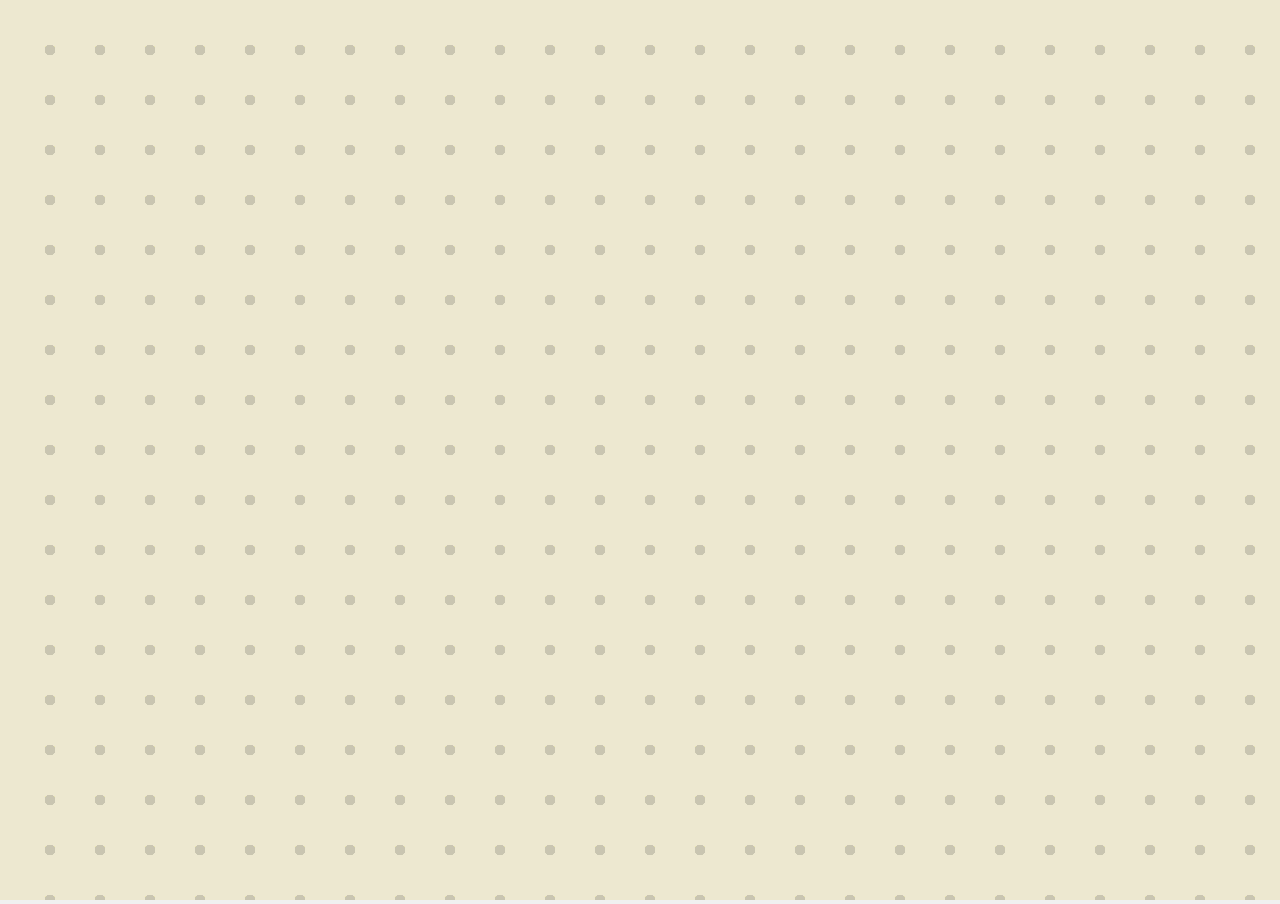
<file: module1/project/FallingSand/index.html>
<!DOCTYPE html>
<html lang="en">
<head>
    <meta charset="UTF-8">
    <meta name="viewport" content="width=device-width, initial-scale=1.0">
    <title>FallingSand</title>
    <link rel="stylesheet" href="css/style.css">
    <script src="js/p5.js"></script>
    
</head>
<body>
    <script src="sketch.js"></script>
</body>
</html>
</file>
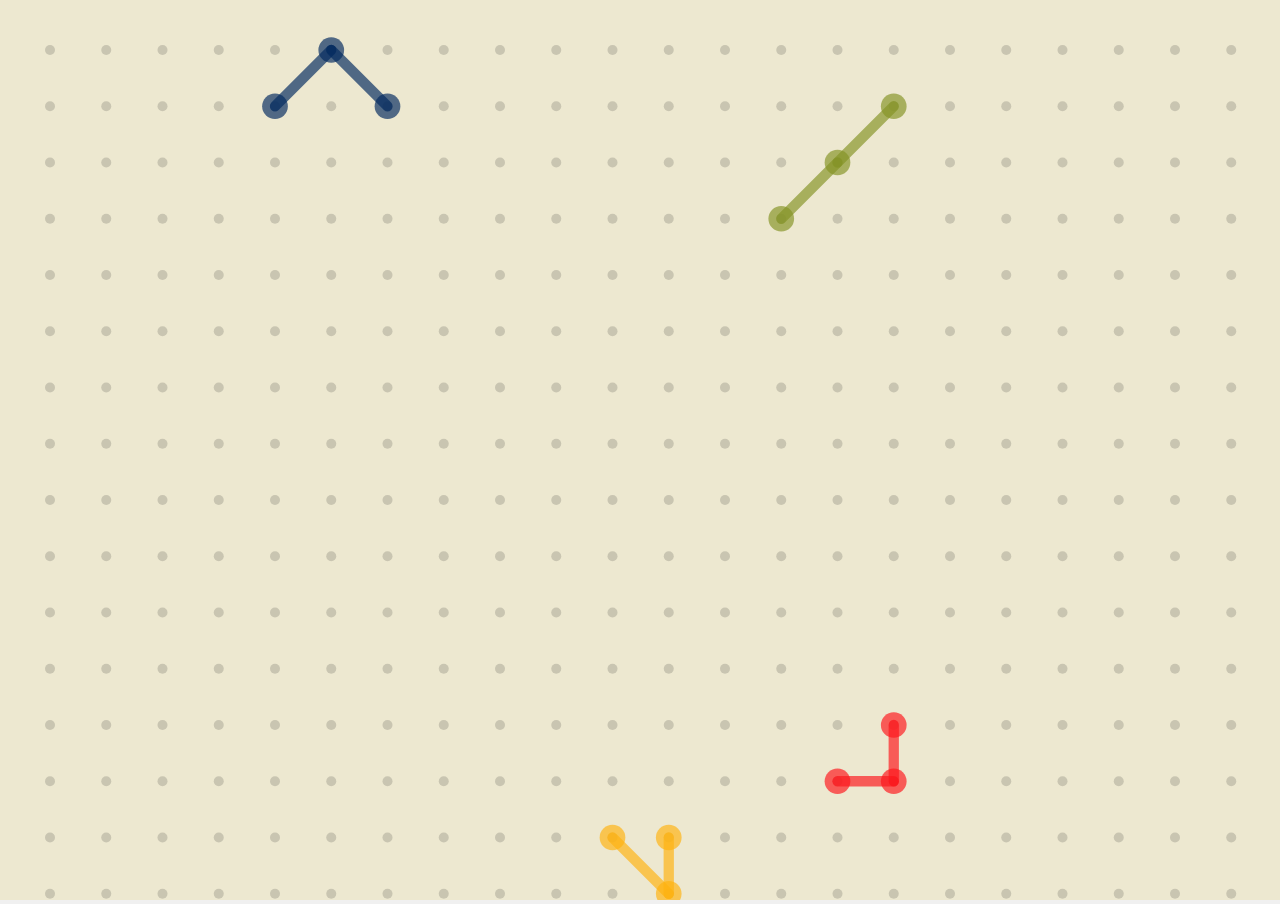
<file: module1/project/SubwayLines/index.html>
<!DOCTYPE html>
<html lang="en">
<head>
    <meta charset="UTF-8">
    <meta name="viewport" content="width=device-width, initial-scale=1.0">
    <title>SubwayLines</title>
    <link rel="stylesheet" href="css/style.css">
    <script src="js/p5.js"></script>
    
</head>
<body>
    <script src="sketch.js"></script>
</body>
</html>
</file>
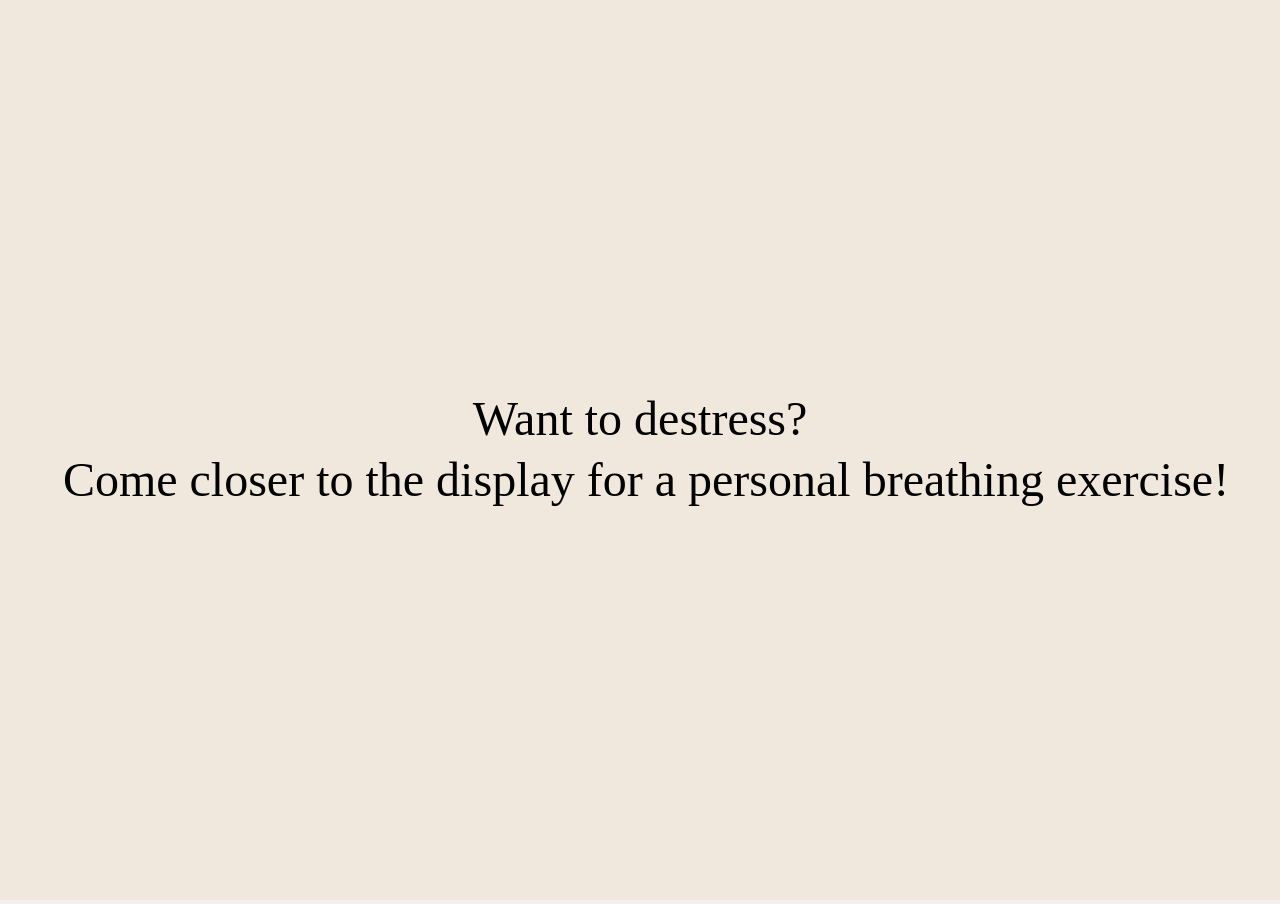
<file: module3/project/DynamicBreathingExercises/index.html>
<!DOCTYPE html>
<html lang="en">
<head>
    <meta charset="UTF-8">
    <meta name="viewport" content="width=device-width, initial-scale=1.0">
    <title>DynamicBreathingExercises</title>
    <link rel="stylesheet" href="css/style.css">
    <script src="js/p5.js"></script>
    
</head>
<body>
    <script src="sketch.js"></script>
</body>
</html>
</file>
<file: module1/project/FallingSand/css/style.css>
* {
    margin: 0;
    padding: 0;
    box-sizing: border-box;
}

body {
    display: flex;
    justify-content: center;
    align-items: center;
    min-height: 100vh;
    background: #f0f0f0;
}
</file>
<file: module1/project/SubwayLines/css/style.css>
* {
    margin: 0;
    padding: 0;
    box-sizing: border-box;
    cursor: none;
}

body {
    display: flex;
    justify-content: center;
    align-items: center;
    min-height: 100vh;
    background: #f0f0f0;
}
</file>
<file: module3/project/DynamicBreathingExercises/css/style.css>
* {
    margin: 0;
    padding: 0;
    box-sizing: border-box;
    cursor: none;
}

body {
    display: flex;
    justify-content: center;
    align-items: center;
    min-height: 100vh;
    background: #f0f0f0;
}
</file>
